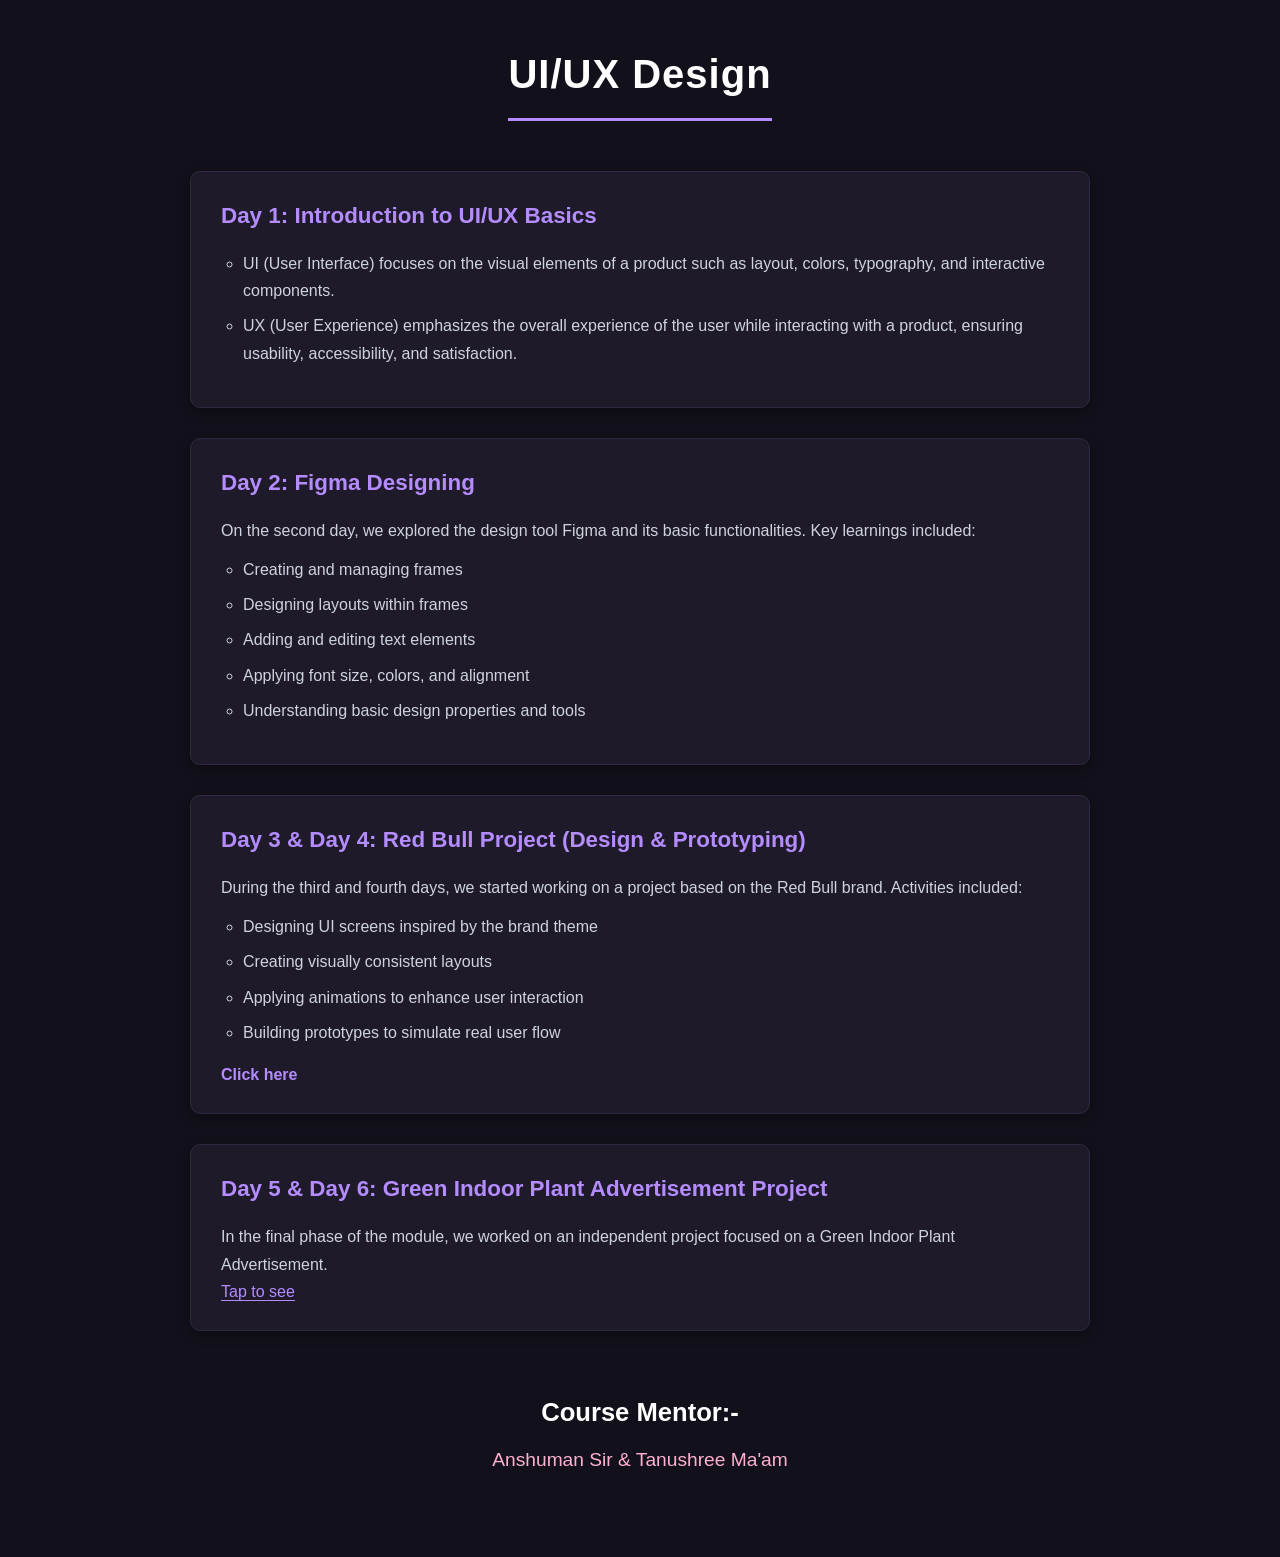
<file: da.html>
<!DOCTYPE html>
<html lang="en">
<head>
<meta charset="UTF-8">
<meta name="viewport" content="width=device-width, initial-scale=1.0">
<title>UI/UX Design | Portfolio</title>

<style>
  * {
    margin: 0;
    padding: 0;
    box-sizing: border-box;
  }

  body {
    font-family: 'Segoe UI', Arial, sans-serif;
    background-color: #12101a;
    color: #e6e6e6;
    line-height: 1.7;
    padding: 40px 20px 80px;
  }

  h1.page-title {
    text-align: center;
    font-size: 2.5rem;
    letter-spacing: 1px;
    margin-bottom: 50px;
    color: #ffffff;
    border-bottom: 3px solid #b48cff;
    display: inline-block;
    padding-bottom: 10px;
  }

  .page-title-wrap {
    text-align: center;
  }

  section#project-wrap {
    max-width: 900px;
    margin: 0 auto;
  }

  .project2 {
    background-color: #1e1a29;
    border: 1px solid #2f2840;
    border-radius: 10px;
    padding: 25px 30px;
    margin-bottom: 30px;
    box-shadow: 0 4px 12px rgba(0, 0, 0, 0.35);
    transition: transform 0.2s ease, box-shadow 0.2s ease;
  }

  .project2:hover {
    transform: translateY(-4px);
    box-shadow: 0 8px 20px rgba(0, 0, 0, 0.5);
  }

  .project2 h1 {
    color: #b48cff;
    font-size: 1.4rem;
    margin-bottom: 15px;
  }

  .project2 p,
  .project2 {
    color: #cfd3dc;
  }

  .project2 ul {
    margin: 12px 0 15px 22px;
  }

  .project2 ul li {
    margin-bottom: 8px;
    color: #cfd3dc;
  }

  .project2 details {
    margin-top: 15px;
  }

  .project2 summary {
    cursor: pointer;
    color: #b48cff;
    font-weight: bold;
    list-style: none;
  }

  .project2 summary::-webkit-details-marker {
    display: none;
  }

  .project2 a {
    color: #b48cff;
    text-decoration: none;
    border-bottom: 1px solid #b48cff;
    transition: color 0.2s ease, border-color 0.2s ease;
  }

  .project2 a:hover {
    color: #ffffff;
    border-color: #ffffff;
  }

  .mentors {
    text-align: center;
    margin-top: 60px;
  }

  .mentors h1 {
    font-size: 1.6rem;
    margin-bottom: 10px;
    color: #ffffff;
  }

  .mentors h2 {
    color: #ffb0d0;
    font-size: 1.2rem;
    font-weight: normal;
  }
</style>
</head>
<body>

<div class="page-title-wrap">
  <h1 class="page-title">UI/UX Design</h1>
</div>

<section id="project-wrap">

  <div class="project2">
    <h1>Day 1: Introduction to UI/UX Basics</h1>
    <ul type="circle">
      <li>UI (User Interface) focuses on the visual elements of a product such as layout, colors, typography, and interactive components.</li>
      <li>UX (User Experience) emphasizes the overall experience of the user while interacting with a product, ensuring usability, accessibility, and satisfaction.</li>
    </ul>
  </div>

  <div class="project2">
    <h1>Day 2: Figma Designing</h1>
    <p>On the second day, we explored the design tool Figma and its basic functionalities. Key learnings included:</p>
    <ul type="circle">
      <li>Creating and managing frames</li>
      <li>Designing layouts within frames</li>
      <li>Adding and editing text elements</li>
      <li>Applying font size, colors, and alignment</li>
      <li>Understanding basic design properties and tools</li>
    </ul>
  </div>

  <div class="project2">
    <h1>Day 3 & Day 4: Red Bull Project (Design & Prototyping)</h1>
    <p>During the third and fourth days, we started working on a project based on the Red Bull brand. Activities included:</p>
    <ul type="circle">
      <li>Designing UI screens inspired by the brand theme</li>
      <li>Creating visually consistent layouts</li>
      <li>Applying animations to enhance user interaction</li>
      <li>Building prototypes to simulate real user flow</li>
    </ul>
    <details>
      <summary>Click here</summary>
      <a href="https://www.figma.com/proto/1Ghq7LEGMpPT5ZWX1QWkrv/Red-Bull-Project?node-id=1-121&viewport=-166%2C-36%2C0.16&t=xjTGsiW4uHo3tndv-1&scaling=scale-down&content-scaling=fixed&page-id=0%3A1" target="_blank" rel="noopener noreferrer">View Red Bull prototype on Figma</a>
    </details>
  </div>

  <div class="project2">
    <h1>Day 5 & Day 6: Green Indoor Plant Advertisement Project</h1>
    <p>In the final phase of the module, we worked on an independent project focused on a Green Indoor Plant Advertisement.</p>
    <a href="https://www.figma.com/proto/JbJfFGb8DQNcwqZwVzIjBX/Untitled?node-id=37-906&p=f&viewport=171%2C87%2C0.09&t=buRrlSmtQVqWFe8A-1&scaling=scale-down&content-scaling=fixed&starting-point-node-id=37%3A906&page-id=37%3A870" target="_blank" rel="noopener noreferrer">Tap to see</a>
  </div>

</section>

<div class="mentors">
  <h1>Course Mentor:-</h1>
  <h2>Anshuman Sir & Tanushree Ma'am</h2>
</div>

</body>
</html>
</file>
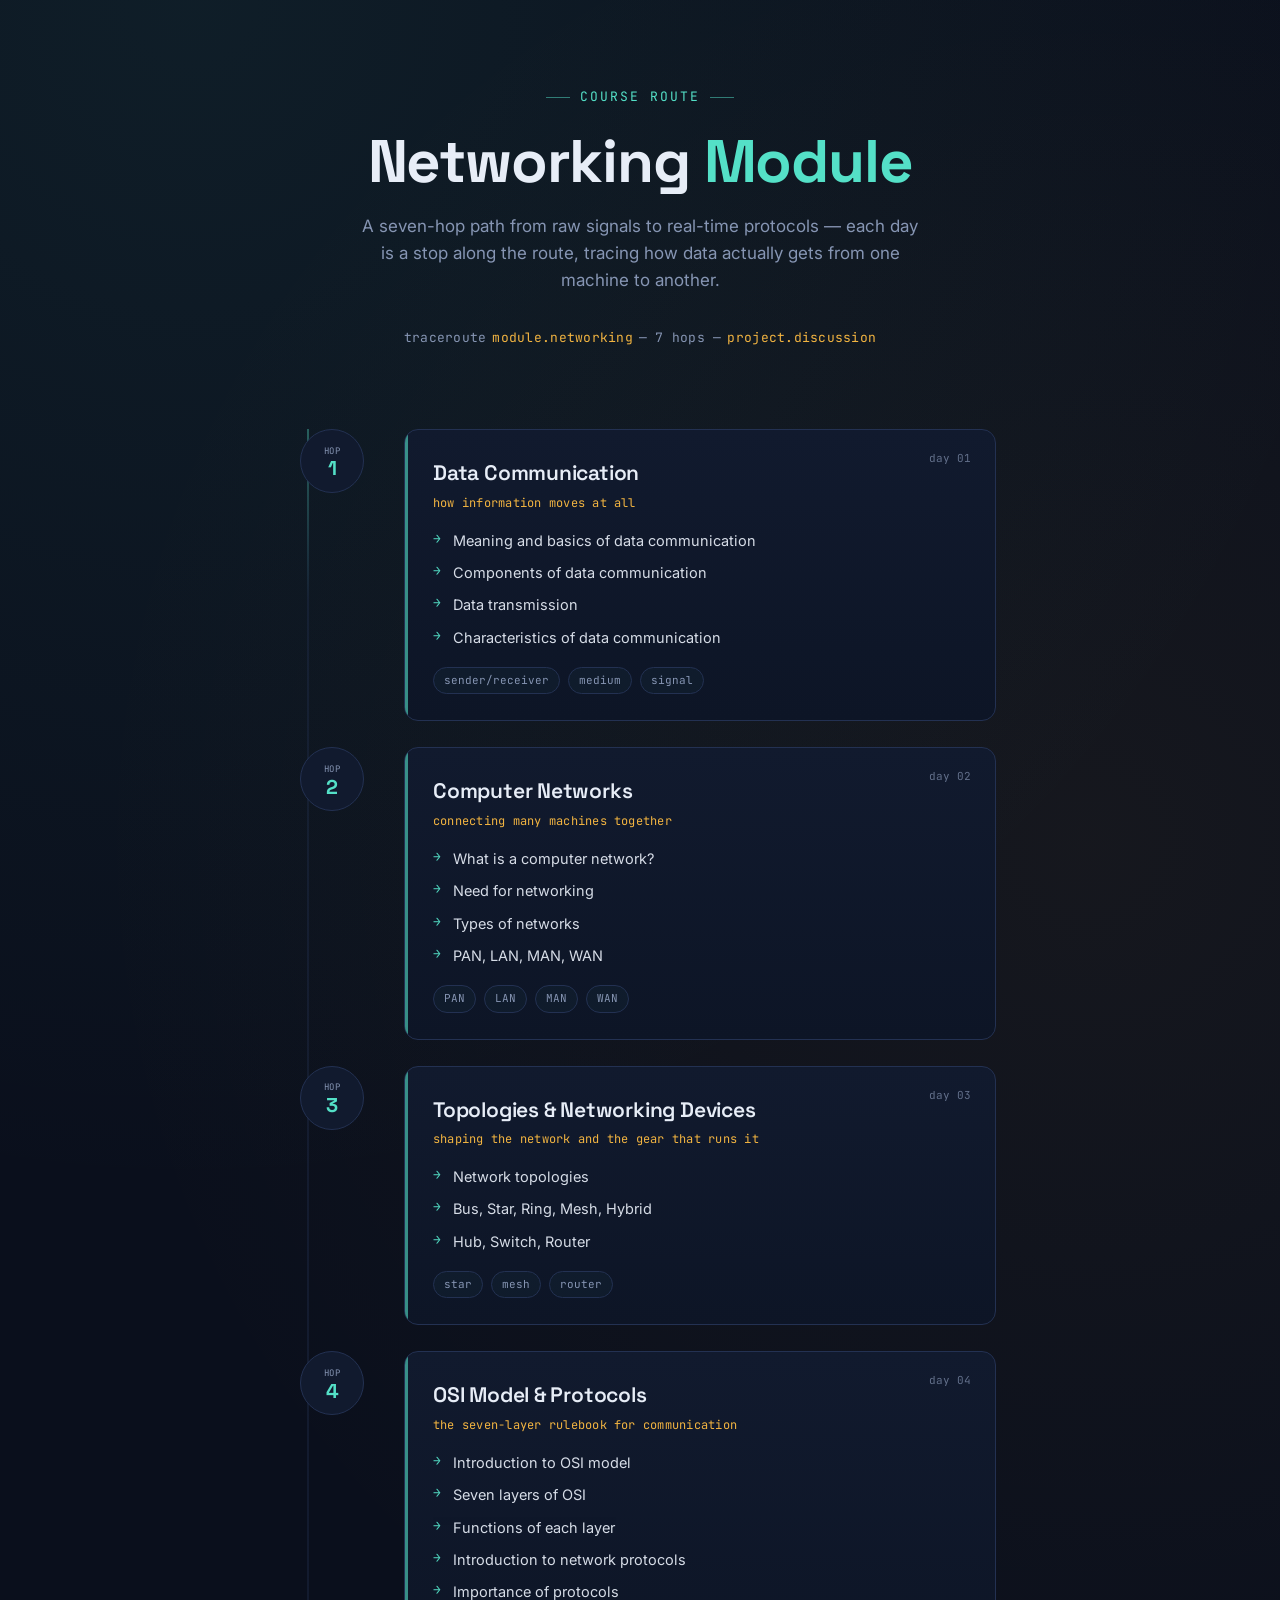
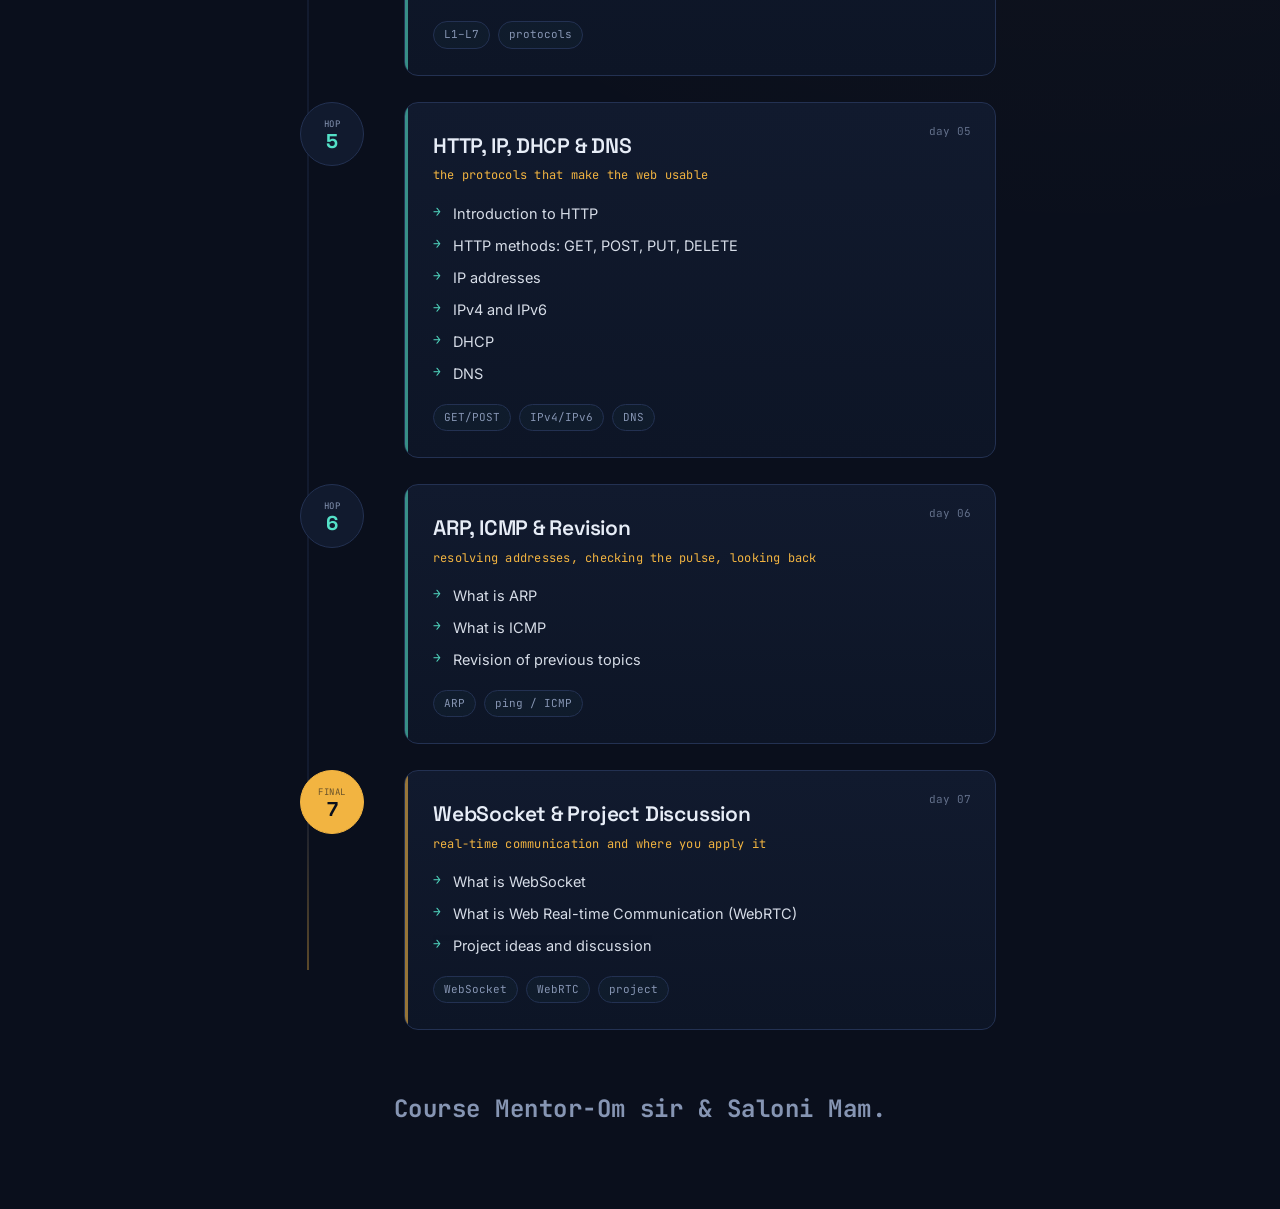
<file: networking.html>
<!DOCTYPE html>
<html lang="en">
<head>
<meta charset="UTF-8">
<meta name="viewport" content="width=device-width, initial-scale=1.0">
<title>Networking Module — 7 Day Route</title>
<link rel="preconnect" href="https://fonts.googleapis.com">
<link href="https://fonts.googleapis.com/css2?family=Space+Grotesk:wght@400;500;600;700&family=Inter:wght@400;500;600&family=JetBrains+Mono:wght@400;500;600&display=swap" rel="stylesheet">
<style>
  :root{
    --ink:#0A0F1C;
    --panel:#111A2E;
    --panel-2:#0D1526;
    --line:#233152;
    --cyan:#54E0C7;
    --amber:#F2B441;
    --text:#E7EDF7;
    --muted:#8695B3;
    --mono:'JetBrains Mono', monospace;
    --disp:'Space Grotesk', sans-serif;
    --body:'Inter', sans-serif;
  }
  *{box-sizing:border-box; margin:0; padding:0;}
  html{scroll-behavior:smooth;}
  body{
    background:
      radial-gradient(circle at 15% 0%, rgba(84,224,199,0.07), transparent 40%),
      radial-gradient(circle at 85% 30%, rgba(242,180,65,0.05), transparent 45%),
      var(--ink);
    color:var(--text);
    font-family:var(--body);
    line-height:1.6;
    padding-bottom:80px;
  }

  /* ---------- HERO ---------- */
  .hero{
    max-width:920px;
    margin:0 auto;
    padding:80px 24px 60px;
    text-align:center;
  }
  .hero .eyebrow{
    font-family:var(--mono);
    font-size:13px;
    letter-spacing:0.15em;
    color:var(--cyan);
    text-transform:uppercase;
    display:inline-flex;
    align-items:center;
    gap:10px;
    margin-bottom:22px;
  }
  .hero .eyebrow::before, .hero .eyebrow::after{
    content:'';
    width:24px;
    height:1px;
    background:var(--cyan);
    opacity:0.5;
  }
  .hero h1{
    font-family:var(--disp);
    font-weight:700;
    font-size:clamp(36px, 6vw, 60px);
    letter-spacing:-0.02em;
    line-height:1.05;
    margin-bottom:20px;
  }
  .hero h1 span{ color:var(--cyan); }
  .hero p{
    color:var(--muted);
    font-size:17px;
    max-width:560px;
    margin:0 auto;
  }
  .hero .trace{
    font-family:var(--mono);
    font-size:13px;
    color:var(--muted);
    margin-top:34px;
    letter-spacing:0.02em;
    display:flex;
    justify-content:center;
    gap:6px;
    flex-wrap:wrap;
  }
  .hero .trace .hop{ color:var(--amber); }

  /* ---------- ROUTE ---------- */
  .route{
    max-width:760px;
    margin:0 auto;
    padding:20px 24px 0;
    position:relative;
  }
  .route::before{
    content:'';
    position:absolute;
    left:47px;
    top:20px;
    bottom:60px;
    width:2px;
    background:linear-gradient(to bottom, var(--cyan), var(--line) 8%, var(--line) 92%, var(--amber));
    opacity:0.35;
  }

  .day{
    position:relative;
    display:grid;
    grid-template-columns:96px 1fr;
    gap:0 24px;
    margin-bottom:26px;
  }

  .node-col{
    position:relative;
    display:flex;
    justify-content:center;
  }
  .node{
    width:64px;
    height:64px;
    border-radius:50%;
    background:var(--panel);
    border:1px solid var(--line);
    display:flex;
    flex-direction:column;
    align-items:center;
    justify-content:center;
    position:relative;
    z-index:2;
    transition:border-color .25s ease, transform .25s ease;
  }
  .node .hop-label{
    font-family:var(--mono);
    font-size:9px;
    color:var(--muted);
    letter-spacing:0.05em;
    text-transform:uppercase;
  }
  .node .day-num{
    font-family:var(--disp);
    font-weight:700;
    font-size:20px;
    color:var(--cyan);
    line-height:1;
  }
  .day:hover .node{
    border-color:var(--cyan);
    transform:scale(1.05);
  }

  .card{
    background:linear-gradient(180deg, var(--panel), var(--panel-2));
    border:1px solid var(--line);
    border-radius:14px;
    padding:26px 28px;
    position:relative;
    overflow:hidden;
  }
  .card::before{
    content:'';
    position:absolute;
    top:0; left:0;
    width:3px;
    height:100%;
    background:var(--cyan);
    opacity:0.6;
  }
  .card .latency{
    position:absolute;
    top:20px;
    right:24px;
    font-family:var(--mono);
    font-size:11px;
    color:var(--muted);
    opacity:0.7;
  }
  .card h2{
    font-family:var(--disp);
    font-size:21px;
    font-weight:600;
    letter-spacing:-0.01em;
    margin-bottom:4px;
    padding-right:80px;
  }
  .card .subtitle{
    font-family:var(--mono);
    font-size:12px;
    color:var(--amber);
    margin-bottom:16px;
    letter-spacing:0.02em;
  }
  .card ul{
    list-style:none;
    display:flex;
    flex-direction:column;
    gap:9px;
  }
  .card li{
    font-size:14.5px;
    color:var(--text);
    opacity:0.92;
    padding-left:20px;
    position:relative;
  }
  .card li::before{
    content:'→';
    position:absolute;
    left:0;
    color:var(--cyan);
    font-family:var(--mono);
    font-size:13px;
  }
  .card .tags{
    display:flex;
    flex-wrap:wrap;
    gap:8px;
    margin-top:18px;
  }
  .tag{
    font-family:var(--mono);
    font-size:11px;
    padding:4px 10px;
    border-radius:20px;
    border:1px solid var(--line);
    color:var(--muted);
    background:rgba(84,224,199,0.03);
  }

  /* final node = destination */
  .day.dest .node{
    background:var(--amber);
    border-color:var(--amber);
  }
  .day.dest .node .day-num{ color:var(--ink); }
  .day.dest .node .hop-label{ color:rgba(10,15,28,0.6); }
  .day.dest .card::before{ background:var(--amber); }

  /* ---------- FOOTER ---------- */
  .footer{
    max-width:760px;
    margin:60px auto 0;
    padding:0 24px;
    text-align:center;
    color:var(--muted);
    font-family:var(--mono);
    font-size:12px;
    letter-spacing:0.04em;
  }

  @media (max-width:640px){
    .route::before{ left:31px; }
    .day{ grid-template-columns:64px 1fr; gap:0 14px; }
    .node{ width:48px; height:48px; }
    .node .day-num{ font-size:16px; }
    .node .hop-label{ font-size:8px; }
    .card{ padding:20px 18px; }
    .card h2{ font-size:18px; padding-right:0; }
    .card .latency{ position:static; display:block; margin-bottom:8px; }
  }

  :focus-visible{
    outline:2px solid var(--cyan);
    outline-offset:3px;
  }

  @media (prefers-reduced-motion: reduce){
    *{ transition:none !important; }
  }
</style>
</head>
<body>

  <section class="hero">
    <div class="eyebrow">Course Route</div>
    <h1>Networking <span>Module</span></h1>
    <p>A seven-hop path from raw signals to real-time protocols — each day is a stop along the route, tracing how data actually gets from one machine to another.</p>
    <div class="trace">
      <span>traceroute</span>
      <span class="hop">module.networking</span>
      <span>— 7 hops —</span>
      <span class="hop">project.discussion</span>
    </div>
  </section>

  <div class="route">

    <div class="day">
      <div class="node-col"><div class="node"><span class="hop-label">hop</span><span class="day-num">1</span></div></div>
      <div class="card">
        <span class="latency">day 01</span>
        <h2>Data Communication</h2>
        <div class="subtitle">how information moves at all</div>
        <ul>
          <li>Meaning and basics of data communication</li>
          <li>Components of data communication</li>
          <li>Data transmission</li>
          <li>Characteristics of data communication</li>
        </ul>
        <div class="tags"><span class="tag">sender/receiver</span><span class="tag">medium</span><span class="tag">signal</span></div>
      </div>
    </div>

    <div class="day">
      <div class="node-col"><div class="node"><span class="hop-label">hop</span><span class="day-num">2</span></div></div>
      <div class="card">
        <span class="latency">day 02</span>
        <h2>Computer Networks</h2>
        <div class="subtitle">connecting many machines together</div>
        <ul>
          <li>What is a computer network?</li>
          <li>Need for networking</li>
          <li>Types of networks</li>
          <li>PAN, LAN, MAN, WAN</li>
        </ul>
        <div class="tags"><span class="tag">PAN</span><span class="tag">LAN</span><span class="tag">MAN</span><span class="tag">WAN</span></div>
      </div>
    </div>

    <div class="day">
      <div class="node-col"><div class="node"><span class="hop-label">hop</span><span class="day-num">3</span></div></div>
      <div class="card">
        <span class="latency">day 03</span>
        <h2>Topologies &amp; Networking Devices</h2>
        <div class="subtitle">shaping the network and the gear that runs it</div>
        <ul>
          <li>Network topologies</li>
          <li>Bus, Star, Ring, Mesh, Hybrid</li>
          <li>Hub, Switch, Router</li>
        </ul>
        <div class="tags"><span class="tag">star</span><span class="tag">mesh</span><span class="tag">router</span></div>
      </div>
    </div>

    <div class="day">
      <div class="node-col"><div class="node"><span class="hop-label">hop</span><span class="day-num">4</span></div></div>
      <div class="card">
        <span class="latency">day 04</span>
        <h2>OSI Model &amp; Protocols</h2>
        <div class="subtitle">the seven-layer rulebook for communication</div>
        <ul>
          <li>Introduction to OSI model</li>
          <li>Seven layers of OSI</li>
          <li>Functions of each layer</li>
          <li>Introduction to network protocols</li>
          <li>Importance of protocols</li>
        </ul>
        <div class="tags"><span class="tag">L1–L7</span><span class="tag">protocols</span></div>
      </div>
    </div>

    <div class="day">
      <div class="node-col"><div class="node"><span class="hop-label">hop</span><span class="day-num">5</span></div></div>
      <div class="card">
        <span class="latency">day 05</span>
        <h2>HTTP, IP, DHCP &amp; DNS</h2>
        <div class="subtitle">the protocols that make the web usable</div>
        <ul>
          <li>Introduction to HTTP</li>
          <li>HTTP methods: GET, POST, PUT, DELETE</li>
          <li>IP addresses</li>
          <li>IPv4 and IPv6</li>
          <li>DHCP</li>
          <li>DNS</li>
        </ul>
        <div class="tags"><span class="tag">GET/POST</span><span class="tag">IPv4/IPv6</span><span class="tag">DNS</span></div>
      </div>
    </div>

    <div class="day">
      <div class="node-col"><div class="node"><span class="hop-label">hop</span><span class="day-num">6</span></div></div>
      <div class="card">
        <span class="latency">day 06</span>
        <h2>ARP, ICMP &amp; Revision</h2>
        <div class="subtitle">resolving addresses, checking the pulse, looking back</div>
        <ul>
          <li>What is ARP</li>
          <li>What is ICMP</li>
          <li>Revision of previous topics</li>
        </ul>
        <div class="tags"><span class="tag">ARP</span><span class="tag">ping / ICMP</span></div>
      </div>
    </div>

    <div class="day dest">
      <div class="node-col"><div class="node"><span class="hop-label">final</span><span class="day-num">7</span></div></div>
      <div class="card">
        <span class="latency">day 07</span>
        <h2>WebSocket &amp; Project Discussion</h2>
        <div class="subtitle">real-time communication and where you apply it</div>
        <ul>
          <li>What is WebSocket</li>
          <li>What is Web Real-time Communication (WebRTC)</li>
          <li>Project ideas and discussion</li>
        </ul>
        <div class="tags"><span class="tag">WebSocket</span><span class="tag">WebRTC</span><span class="tag">project</span></div>
      </div>
    </div>

  </div>

  <div class="footer"><h1>Course Mentor-Om sir & Saloni Mam.</h1></div>

</body>
</html>
</file>
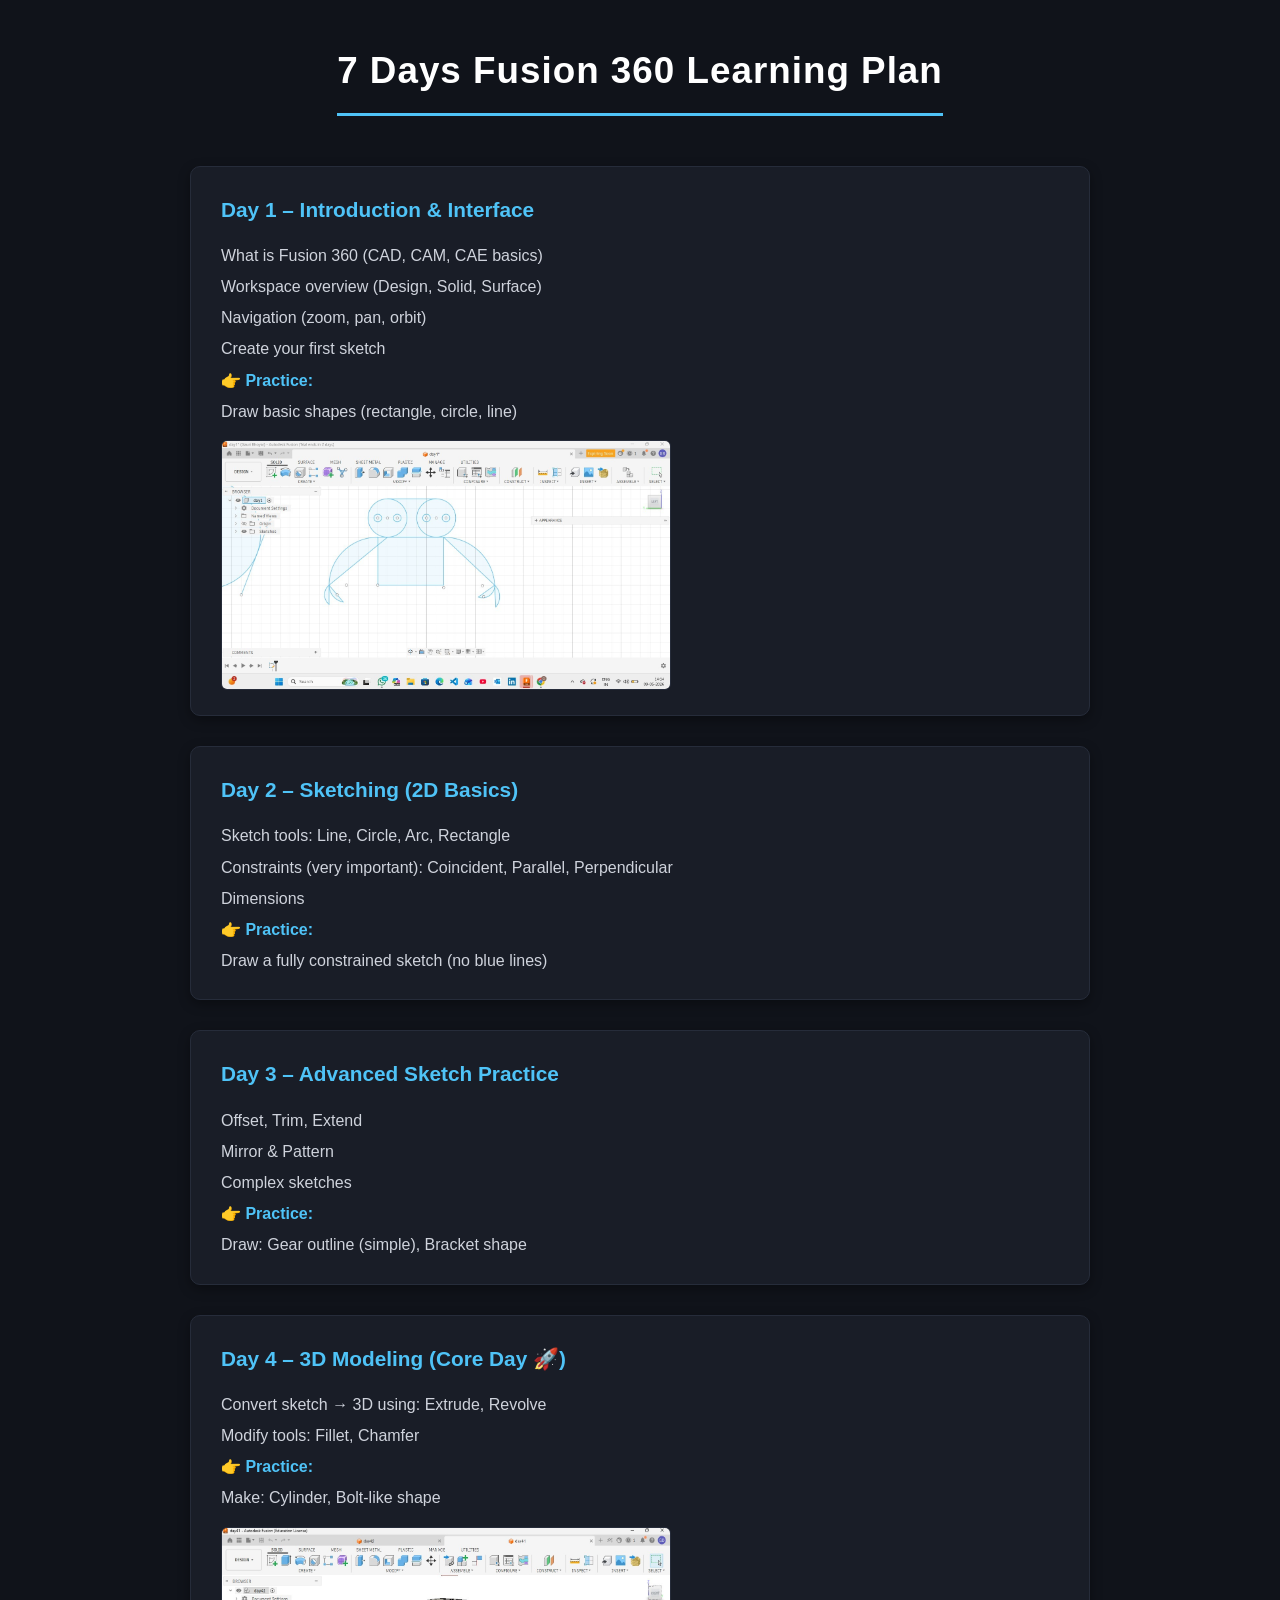
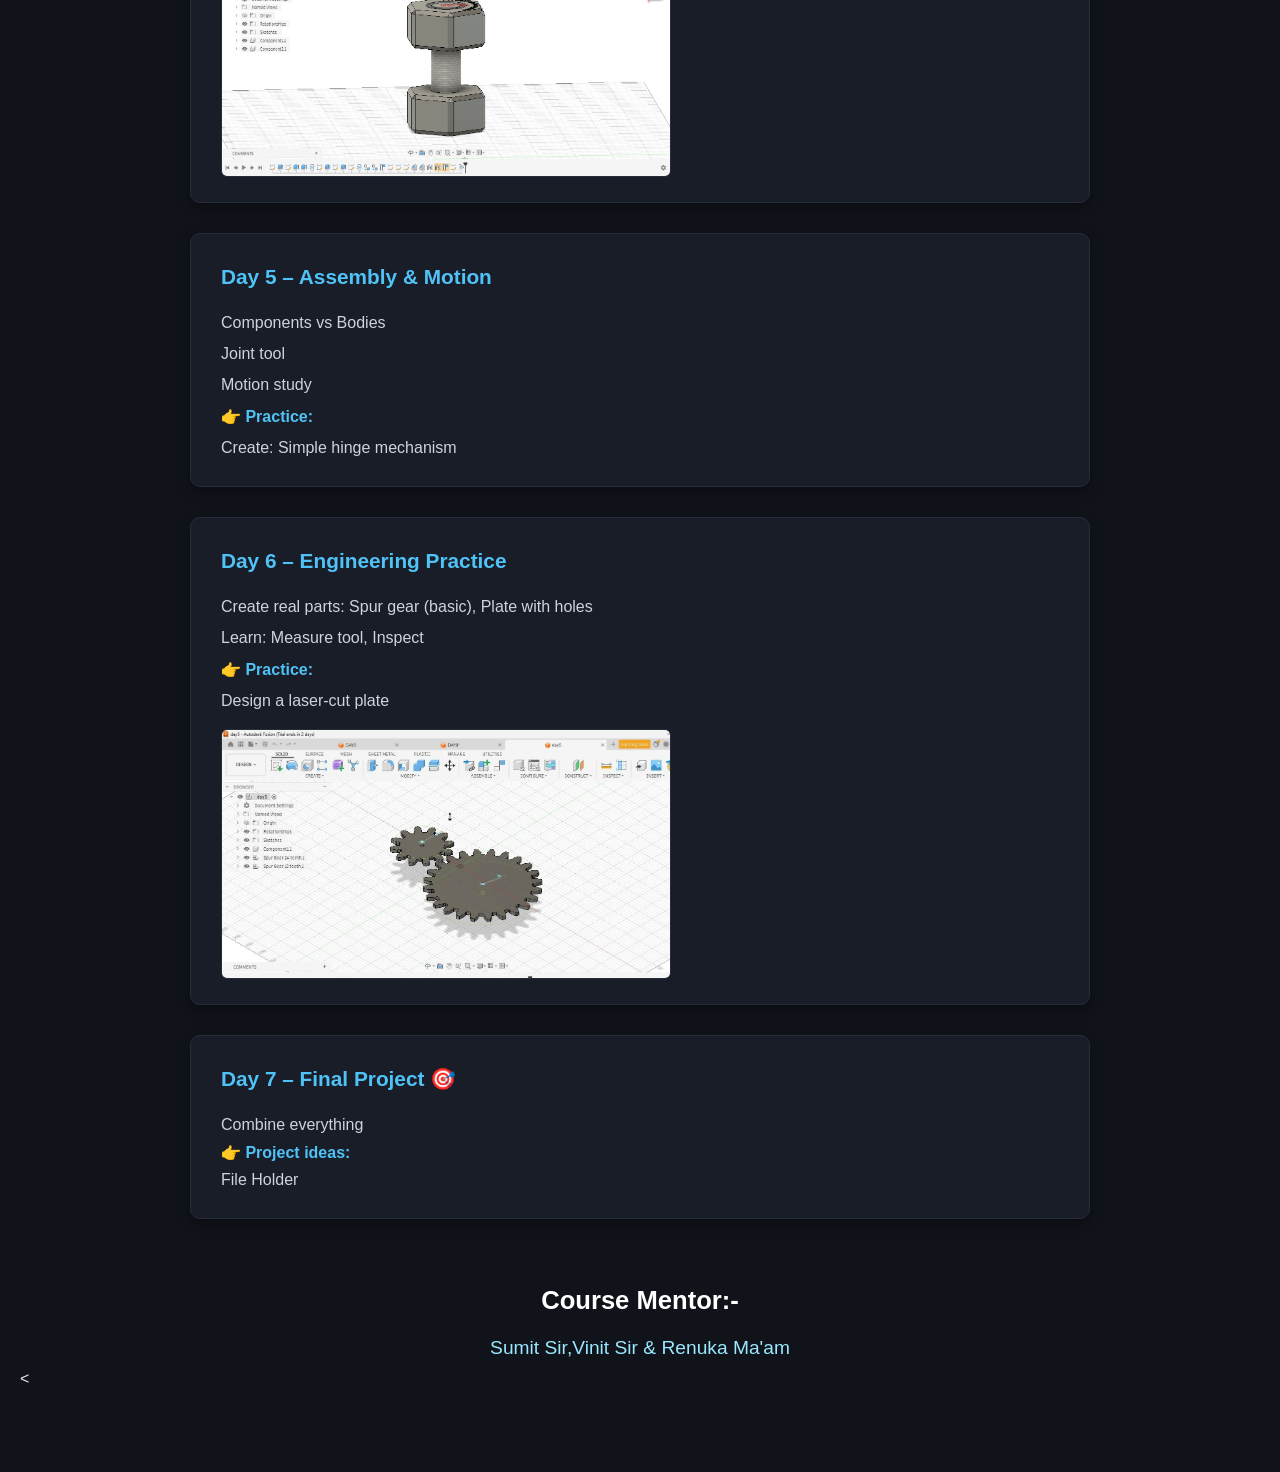
<file: t.html>
<!DOCTYPE html>
<html lang="en">
<head>
<meta charset="UTF-8">
<meta name="viewport" content="width=device-width, initial-scale=1.0">
<title>Fusion 360 | Portfolio</title>

<style>
  * {
    margin: 0;
    padding: 0;
    box-sizing: border-box;
  }

  body {
    font-family: 'Segoe UI', Arial, sans-serif;
    background-color: #10131a;
    color: #e6e6e6;
    line-height: 1.7;
    padding: 40px 20px 80px;
  }

  h1.page-title {
    text-align: center;
    font-size: 2.3rem;
    letter-spacing: 1px;
    margin-bottom: 50px;
    color: #ffffff;
    border-bottom: 3px solid #4fc3f7;
    display: inline-block;
    padding-bottom: 10px;
  }

  .page-title-wrap {
    text-align: center;
  }

  section#project-wrap {
    max-width: 900px;
    margin: 0 auto;
  }

  .project4 {
    background-color: #191d27;
    border: 1px solid #262c3a;
    border-radius: 10px;
    padding: 25px 30px;
    margin-bottom: 30px;
    box-shadow: 0 4px 12px rgba(0, 0, 0, 0.35);
    transition: transform 0.2s ease, box-shadow 0.2s ease;
  }

  .project4:hover {
    transform: translateY(-4px);
    box-shadow: 0 8px 20px rgba(0, 0, 0, 0.5);
  }

  .project4 h1 {
    color: #4fc3f7;
    font-size: 1.3rem;
    margin-bottom: 15px;
  }

  .project4 h3 {
    color: #cfd3dc;
    font-weight: normal;
    font-size: 1rem;
  }

  .project4 h3 br {
    content: "";
    display: block;
    margin-bottom: 4px;
  }

  .practice-label {
    color: #4fc3f7;
    font-weight: bold;
  }

  .project4 img {
    display: block;
    margin-top: 15px;
    border-radius: 6px;
    border: 1px solid #262c3a;
    background-color: #0d0f15;
  }

  .mentors {
    text-align: center;
    margin-top: 60px;
  }

  .mentors h1 {
    font-size: 1.6rem;
    margin-bottom: 10px;
    color: #ffffff;
  }

  .mentors h2 {
    color: #9be8ff;
    font-size: 1.2rem;
    font-weight: normal;
  }
</style>
</head>
<body>

<div class="page-title-wrap">
  <h1 class="page-title">7 Days Fusion 360 Learning Plan</h1>
</div>

<section id="project-wrap">

  <div class="project4">
    <h1>Day 1 – Introduction & Interface</h1>
    <h3>
      What is Fusion 360 (CAD, CAM, CAE basics)<br>
      Workspace overview (Design, Solid, Surface)<br>
      Navigation (zoom, pan, orbit)<br>
      Create your first sketch<br>
      <span class="practice-label">👉 Practice:</span><br>
      Draw basic shapes (rectangle, circle, line)
    </h3>
    <img src="./cadr.jpeg" height="250" width="450">
  </div>

  <div class="project4">
    <h1>Day 2 – Sketching (2D Basics)</h1>
    <h3>
      Sketch tools: Line, Circle, Arc, Rectangle<br>
      Constraints (very important): Coincident, Parallel, Perpendicular<br>
      Dimensions<br>
      <span class="practice-label">👉 Practice:</span><br>
      Draw a fully constrained sketch (no blue lines)
    </h3>
  </div>

  <div class="project4">
    <h1>Day 3 – Advanced Sketch Practice</h1>
    <h3>
      Offset, Trim, Extend<br>
      Mirror & Pattern<br>
      Complex sketches<br>
      <span class="practice-label">👉 Practice:</span><br>
      Draw: Gear outline (simple), Bracket shape
    </h3>
  </div>

  <div class="project4">
    <h1>Day 4 – 3D Modeling (Core Day 🚀)</h1>
    <h3>
      Convert sketch → 3D using: Extrude, Revolve<br>
      Modify tools: Fillet, Chamfer<br>
      <span class="practice-label">👉 Practice:</span><br>
      Make: Cylinder, Bolt-like shape
    </h3>
    <img src="./nutbolt.jpeg" height="250" width="450">
  </div>

  <div class="project4">
    <h1>Day 5 – Assembly & Motion</h1>
    <h3>
      Components vs Bodies<br>
      Joint tool<br>
      Motion study<br>
      <span class="practice-label">👉 Practice:</span><br>
      Create: Simple hinge mechanism
    </h3>
  </div>

  <div class="project4">
    <h1>Day 6 – Engineering Practice</h1>
    <h3>
      Create real parts: Spur gear (basic), Plate with holes<br>
      Learn: Measure tool, Inspect<br>
      <span class="practice-label">👉 Practice:</span><br>
      Design a laser-cut plate
    </h3>
    <img src="./gear.jpeg" height="250" width="450">
  </div>

  <div class="project4">
    <h1>Day 7 – Final Project 🎯</h1>
    <h3>Combine everything</h3>
    <h3><span class="practice-label">👉 Project ideas:<h3>File Holder</h3></span></h3>
  </div>

</section>

<div class="mentors">
  <h1>Course Mentor:-</h1>
  <h2>Sumit Sir,Vinit Sir  & Renuka Ma'am</h2>
</div>

</body>
<
 </html>
</file>
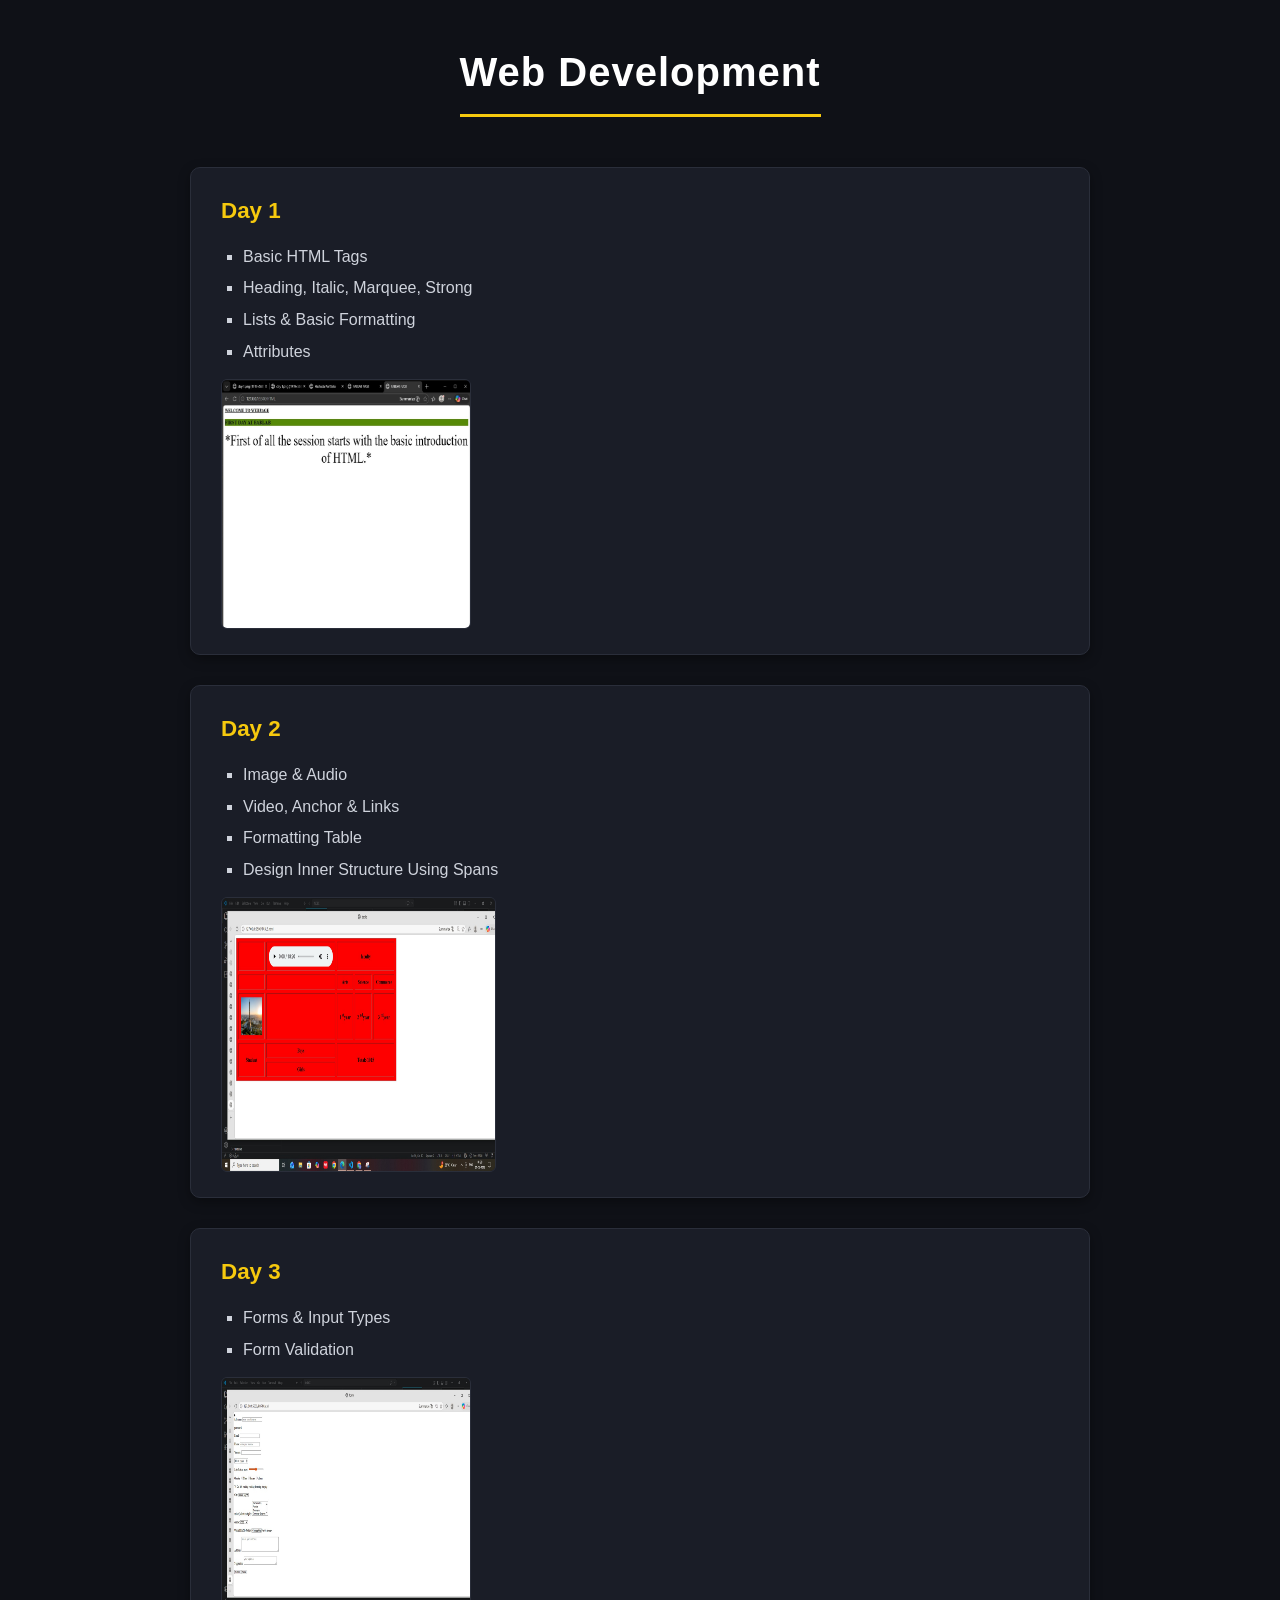
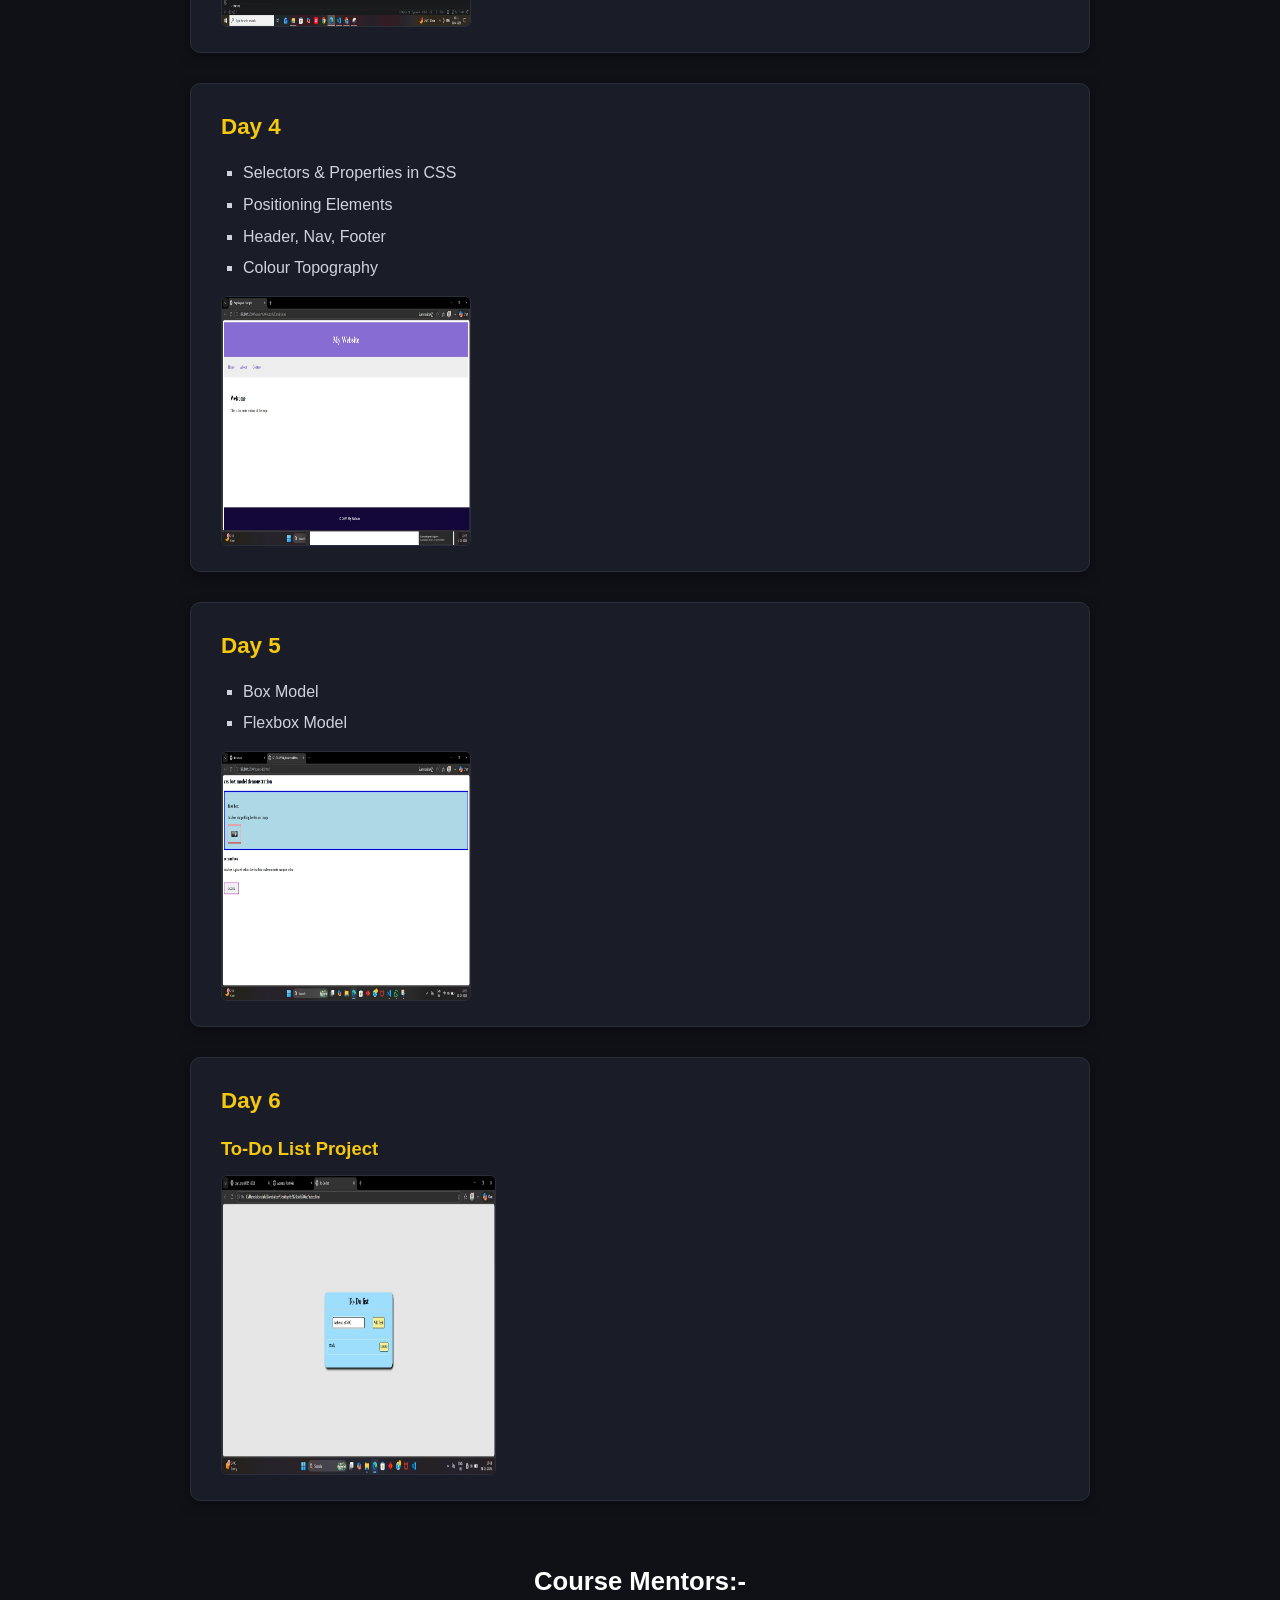
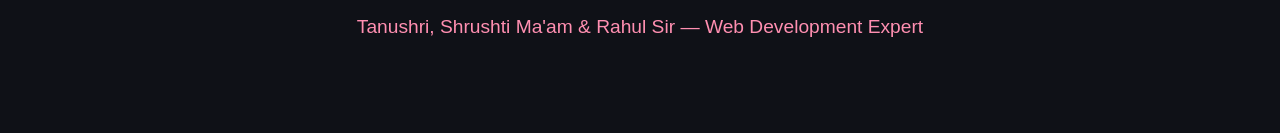
<file: up.html>
<!DOCTYPE html>
<html lang="en">
<head>
<meta charset="UTF-8">
<meta name="viewport" content="width=device-width, initial-scale=1.0">
<title>Web Development | Portfolio</title>

<style>
  * {
    margin: 0;
    padding: 0;
    box-sizing: border-box;
  }

  body {
    font-family: 'Segoe UI', Arial, sans-serif;
    background-color: #0f1117;
    color: #e6e6e6;
    line-height: 1.6;
    padding: 40px 20px 80px;
  }

  h1.page-title {
    text-align: center;
    font-size: 2.5rem;
    letter-spacing: 1px;
    margin-bottom: 50px;
    color: #ffffff;
    border-bottom: 3px solid #f6c90e;
    display: inline-block;
    padding-bottom: 10px;
  }

  .page-title-wrap {
    text-align: center;
  }

  section#project3-wrap {
    max-width: 900px;
    margin: 0 auto;
  }

  .project3 {
    background-color: #1a1d27;
    border: 1px solid #2a2e3a;
    border-radius: 10px;
    padding: 25px 30px;
    margin-bottom: 30px;
    box-shadow: 0 4px 12px rgba(0, 0, 0, 0.35);
    transition: transform 0.2s ease, box-shadow 0.2s ease;
  }

  .project3:hover {
    transform: translateY(-4px);
    box-shadow: 0 8px 20px rgba(0, 0, 0, 0.5);
  }

  .project3 h1 {
    color: #f6c90e;
    font-size: 1.4rem;
    margin-bottom: 15px;
  }

  .project3 h3 {
    color: #f6c90e;
    font-size: 1.15rem;
    margin-bottom: 12px;
  }

  .project3 ul {
    margin-left: 22px;
    margin-bottom: 15px;
  }

  .project3 ul li {
    margin-bottom: 6px;
    color: #cfd3dc;
  }

  .project3 img {
    display: block;
    margin-top: 10px;
    border-radius: 6px;
    border: 1px solid #2a2e3a;
    background-color: #12141c;
  }

  .mentors {
    text-align: center;
    margin-top: 60px;
  }

  .mentors h1 {
    font-size: 1.6rem;
    margin-bottom: 10px;
  }

  .mentors h1:first-child {
    color: #ffffff;
  }

  .mentors .mentor-names {
    color: #ff8fb1;
    font-size: 1.2rem;
    font-weight: normal;
  }
</style>
</head>
<body>

<div class="page-title-wrap">
  <h1 class="page-title">Web Development</h1>
</div>

<section id="project3-wrap">

  <div class="project3">
    <h1>Day 1</h1>
    <ul type="square">
      <li>Basic HTML Tags</li>
      <li>Heading, Italic, Marquee, Strong</li>
      <li>Lists & Basic Formatting</li>
      <li>Attributes</li>
    </ul>
    <img src="./htmlb.jpeg" height="250" width="250">
  </div>

  <div class="project3">
    <h1>Day 2</h1>
    <ul type="square">
      <li>Image & Audio</li>
      <li>Video, Anchor & Links</li>
      <li>Formatting Table</li>
      <li>Design Inner Structure Using Spans</li>
    </ul>
    <img src="./table.jpeg" height="275" width="275">
  </div>

  <div class="project3">
    <h1>Day 3</h1>
    <ul type="square">
      <li>Forms & Input Types</li>
      <li>Form Validation</li>
    </ul>
    <img src="./form.jpeg" height="250" width="250">
  </div>

  <div class="project3">
    <h1>Day 4</h1>
    <ul type="square">
      <li>Selectors & Properties in CSS</li>
      <li>Positioning Elements</li>
      <li>Header, Nav, Footer</li>
      <li>Colour Topography</li>
    </ul>
    <img src="./WhatsApp Image 2026-08-22 at 00.48.20 (1).jpeg"  height="250" width="250">
  </div>

  <div class="project3">
    <h1>Day 5</h1>
    <ul type="square">
      <li>Box Model</li>
      <li>Flexbox Model</li>
    </ul>
    <img src="./boxmodel.jpeg" height="250" width="250">
  </div>

  <div class="project3">
    <h1>Day 6</h1>
    <h3>To-Do List Project</h3>
    <img src="./to do list.jpeg" height="300" width="275">
  </div>

</section>

<div class="mentors">
  <h1>Course Mentors:-</h1>
  <h1 class="mentor-names">Tanushri, Shrushti Ma'am & Rahul Sir — Web Development Expert</h1>
</div>

</body>
</html>
</file>
